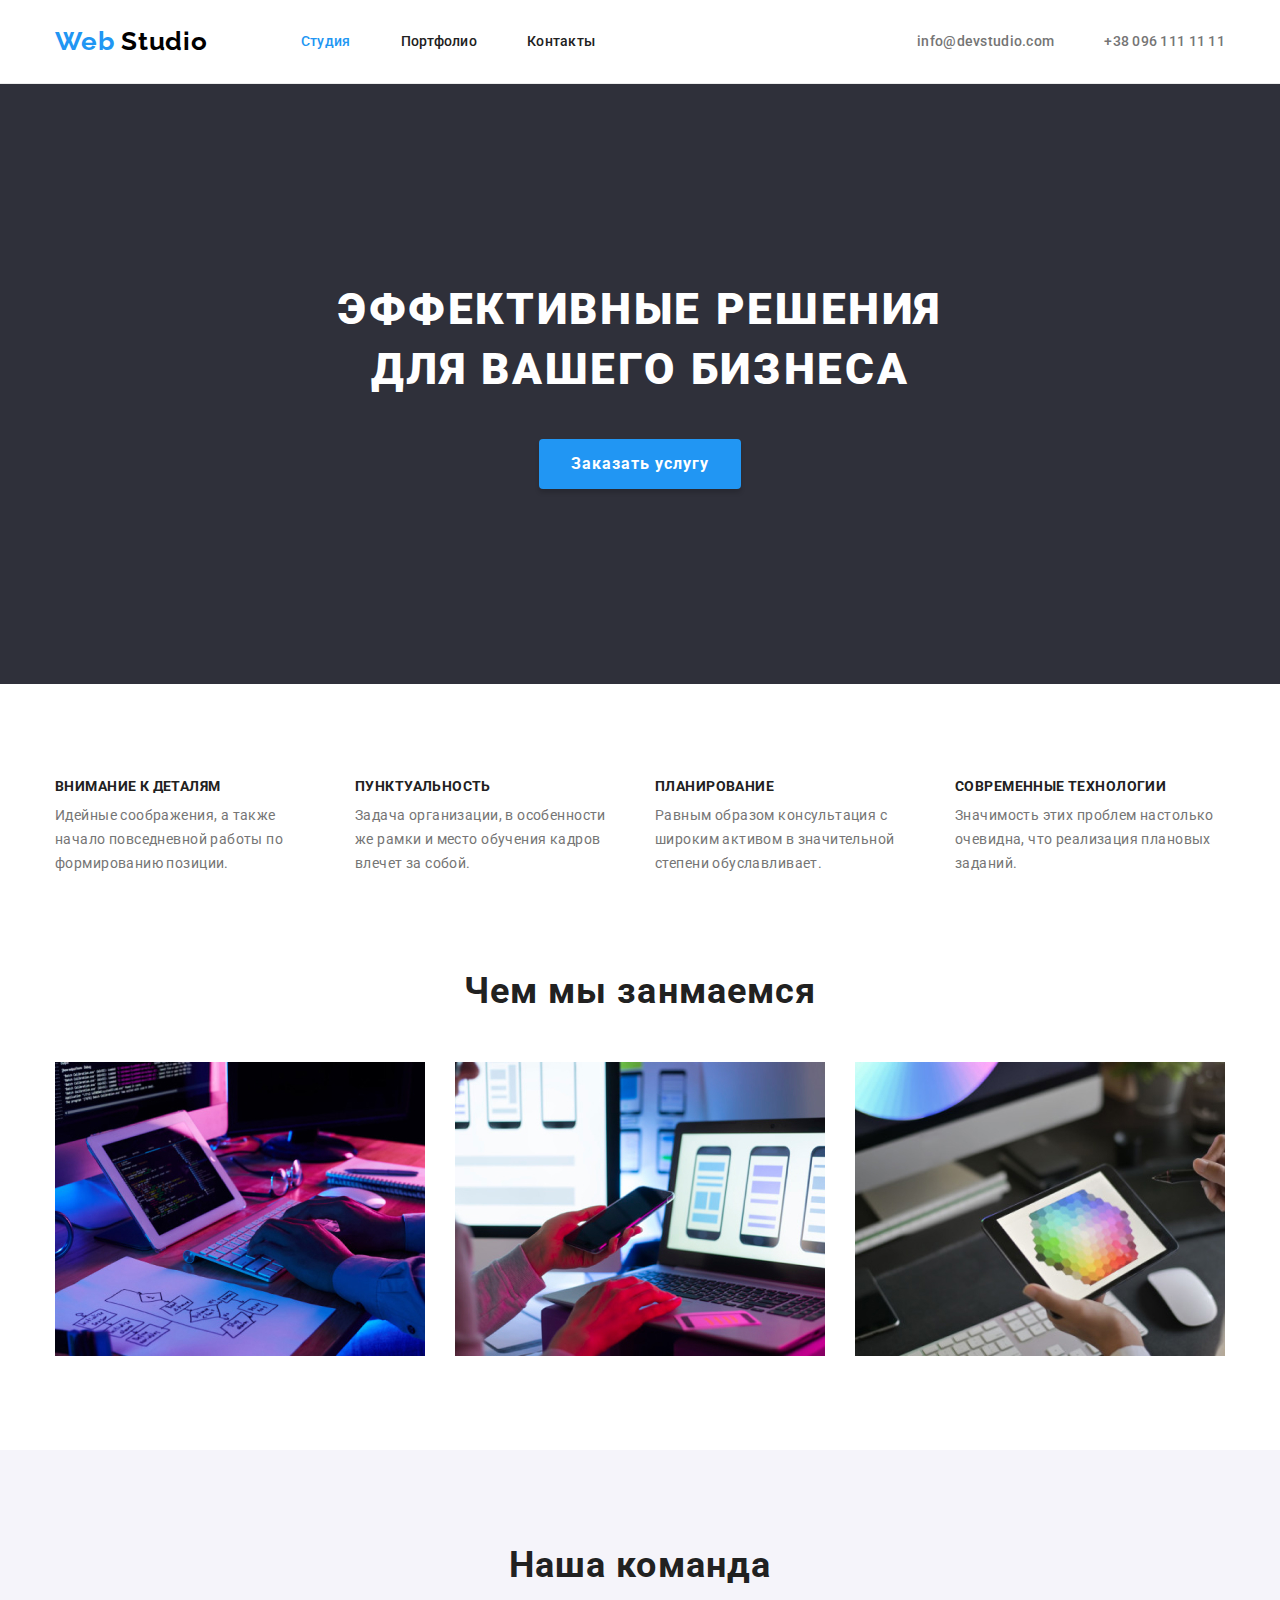
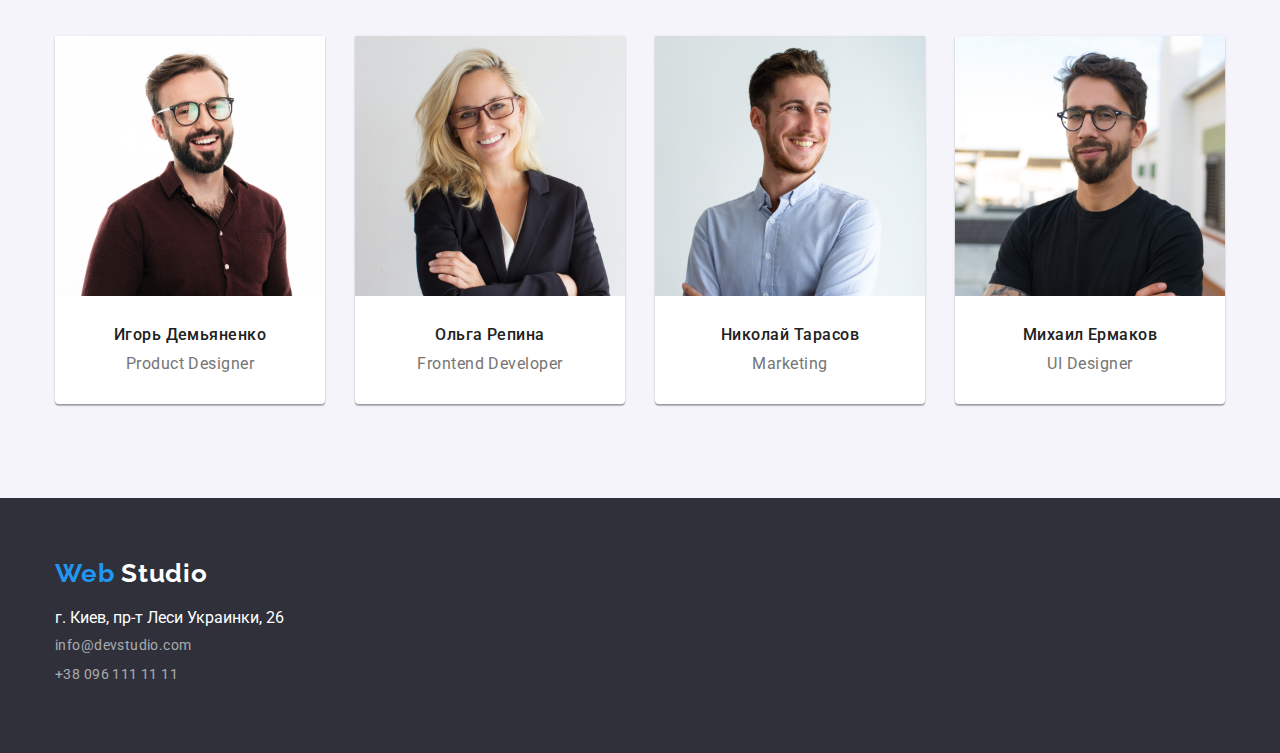
<file: index.html>
<!DOCTYPE html>
<html lang="ru">
<head>
    <meta charset="UTF-8">
    <meta name="viewport" content="width=device-width, initial-scale=1.0">
    <title>WebStudio</title>
    <link rel="preconnect" href="https://fonts.gstatic.com">
    <link href="https://fonts.googleapis.com/css2?family=Raleway:wght@700&family=Roboto:wght@400;500;700&display=swap" rel="stylesheet">
    <link rel="stylesheet" href="https://cdnjs.cloudflare.com/ajax/libs/modern-normalize/1.0.0/modern-normalize.min.css">
    <link rel="stylesheet" href="./css/common.css">
    <link rel="stylesheet" href="./css/main.css">
</head>
<body>
    <header class="header">
       <div class="container">
            <nav class="menu">
                <a class="logo link" href="./index.html" lang="en"">
                            <span>Web</span>
                            <span class=" logo-black">Studio</span>
                </a>
            
                <ul class="menu__list list">
                    <li class="menu__list-item">
                        <a href="" class="menu__list-link link current">Студия</a>
                    </li>
                    <li class="menu__list-item">
                        <a href="./portfolio.html" class="menu__list-link link">Портфолио</a>
                    </li>
                    <li class="menu__list-item">
                        <a class="menu__list-link link" href="">Контакты</a>
                    </li>
                </ul>
            </nav>
            
            <ul class="address list">
                <li class="address__item">
                    <a class="address__item-link link" href="mailto:info@devstudio.com">info@devstudio.com</a>
                </li>
                <li class="address__item">
                    <a class="address__item-link link" href="tel:380961111111">+38 096 111 11 11</a>
                </li>
            </ul>
       </div>
    </header>

    <main>
        <!-- Герой -->
        <section class="hero">
            <div class="hero-wrap">
                <h1 class="hero__title">Эффективные решения для вашего бизнеса</h1>
                <button class="hero-btn" type="button">Заказать услугу</button>
            </div>
        </section>

        <!-- Особенности -->
        <section class="section">
            <div class="container">
                <h2 class="visually-hidden">Особенности</h2>
                <ul class="features-list list">
                    <li class="features-list__item">
                        <h3 class="future-title">Внимание к деталям</h3>
                        <p class="future-desc">Идейные соображения, а также начало повседневной работы по формированию позиции.</p>
                    </li>
                    <li class="features-list__item">
                        <h3 class="future-title">Пунктуальность</h3>
                        <p class="future-desc">Задача организации, в особенности же рамки и место обучения кадров влечет за собой.</p>
                    </li>
                    <li class="features-list__item">
                        <h3 class="future-title">Планирование</h3>
                        <p class="future-desc">Равным образом консультация с широким активом в значительной степени обуславливает.</p>
                    </li>
                    <li class="features-list__item">
                        <h3 class="future-title">Современные технологии</h3>
                        <p class="future-desc">Значимость этих проблем настолько очевидна, что реализация плановых заданий.</p>
                    </li>
                </ul>
            </div>
        </section>

        <!-- Чем мы занимаеся -->
        <section class="section about">
            <div class="container">
                <h2 class="section-title">Чем мы занмаемся</h2>
                <ul class="about__list list">
                    <li class="about__list-item">
                        <img class="about-img" src="./images/programming.jpg" alt="Программирование сайтов" width="370" height="294">
                    </li>
                    <li class="about__list-item">
                        <img class="about-img" src="./images/mob_app.jpg" alt="Разработка мобильных приложений" width="370"
                            height="294">
                    </li>
                    <li class="about__list-item">
                        <img class="about-img" src="./images/design.jpg" alt="Дизайн" width="370" height="294">
                    </li>
                </ul>
            </div>
        </section>

        <!-- Наша команда -->
        <section class="team section">
            <div class="container">
                <h2 class="section-title">Наша команда</h2>
                <ul class="team__list list">
                    <li class="team__list-item">
                        <img class="team__listavatar" src="./images/pd.jpg" alt="Игорь Демьяненко" width="270" height="260">
                        <div class="team__list-item-wrap">
                            <h3 class="team__list-name">Игорь Демьяненко</h3>
                            <p class="team__list-position" lang="en">Product Designer</p>
                        </div>
                    </li>
                    <li class="team__list-item">
                        <img class="team__listavatar" src="./images/fd.jpg" alt="Ольга Репина" width="270" height="260">
                        <div class="team__list-item-wrap">
                            <h3 class="team__list-name">Ольга Репина</h3>
                            <p class="team__list-position" lang="en">Frontend Developer</p>
                        </div>
                    </li>
                    <li class="team__list-item">
                        <img class="team__listavatar" src="./images/mark.jpg" alt="Николай Тарасов" width="270" height="260">
                        <div class="team__list-item-wrap">
                            <h3 class="team__list-name">Николай Тарасов</h3>
                            <p class="team__list-position" lang="en">Marketing</p>
                        </div>
                    </li>
                    <li class="team__list-item">
                        <img class="team__listavatar" src="./images/uid.jpg" alt="Михаил Ермаков" width="270" height="260">
                        <div class="team__list-item-wrap">
                            <h3 class="team__list-name">Михаил Ермаков</h3>
                            <p class="team__list-position" lang="en">UI Designer</p>
                        </div>
                    </li>
                </ul>
            </div>
        </section>
    </main>

    <footer class="footer">
        <div class="container">
            <a class="logo link" href="" lang="en">
                <span>Web</span>
                <span class="logo-white">Studio</span>
            </a>
            <address class="address">
                <ul class="contact-list list">
                    <li class="contacts-list__item">
                        <p class="contact-list__map">г. Киев, пр-т Леси Украинки, 26</p>
                    </li>
                    <li class="contacts-list__item">
                        <a class="contact-list__link link" href="mailto:info@devstudio.com">info@devstudio.com</a>
                    </li>
                    <li class="contacts-list__item">
                        <a class="contact-list__link link" href="tel:380961111111">+38 096 111 11 11</a>
                    </li>
                </ul>
            </address>
        </div>
    </footer>

</body>
</html>
</file>
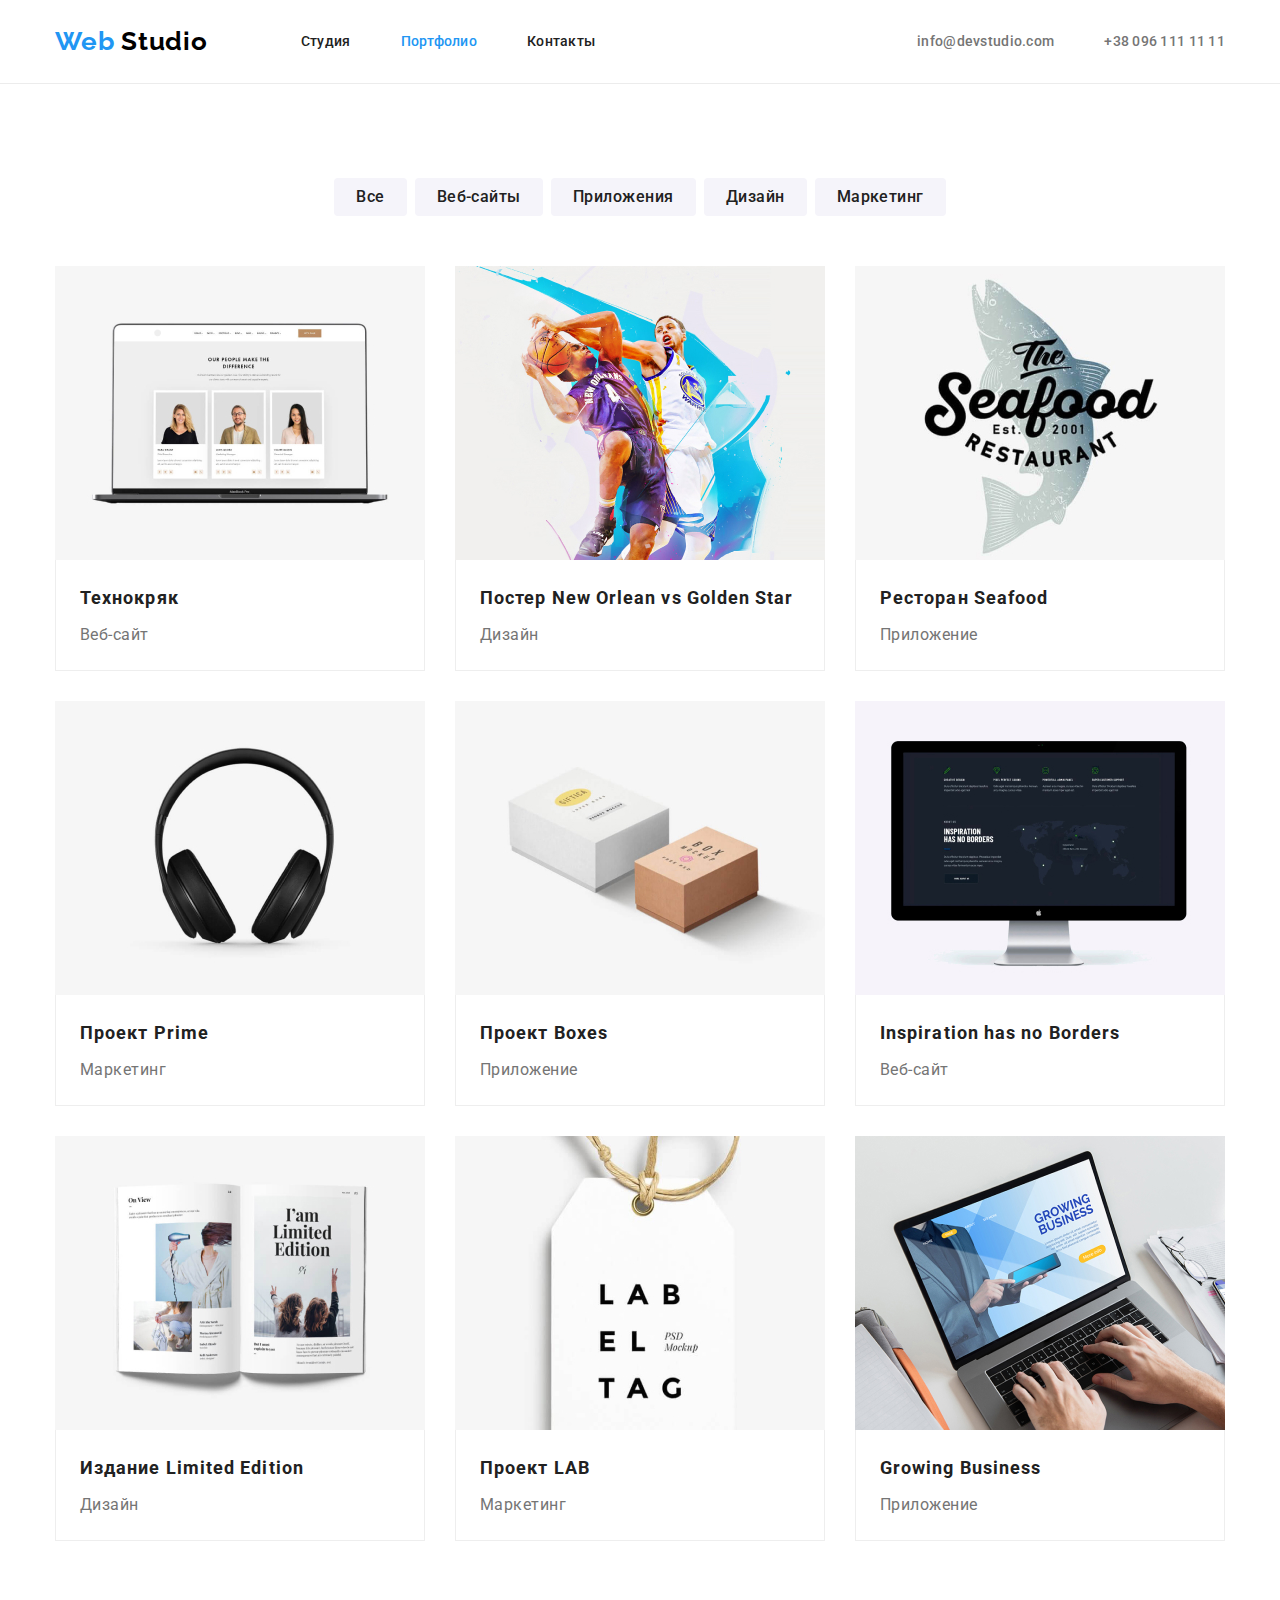
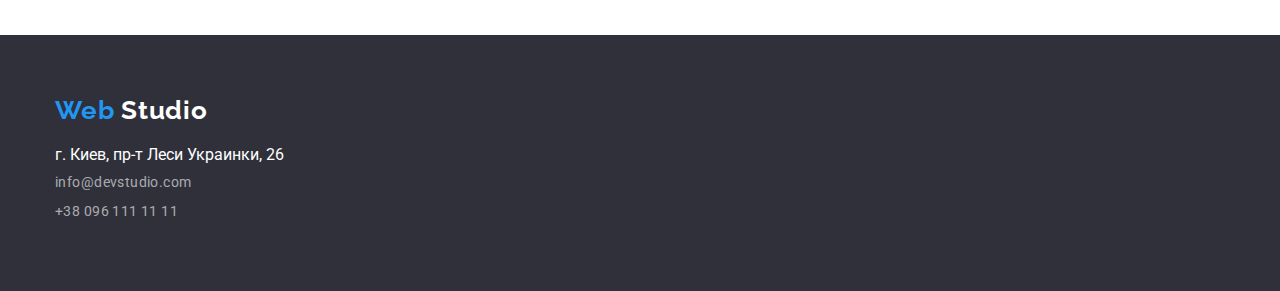
<file: portfolio.html>
<!DOCTYPE html>
<html lang="ru">
<head>
    <meta charset="UTF-8">
    <meta name="viewport" content="width=device-width, initial-scale=1.0">
    <title>WebStudio - Portfolio</title>
    <link rel="preconnect" href="https://fonts.gstatic.com">
    <link href="https://fonts.googleapis.com/css2?family=Raleway:wght@700&family=Roboto:wght@400;500;700&display=swap" rel="stylesheet">
    <link rel="stylesheet" href="https://cdnjs.cloudflare.com/ajax/libs/modern-normalize/1.0.0/modern-normalize.min.css">
    <link rel="stylesheet" href="./css/common.css">
    <link rel="stylesheet" href="./css/portfolio.css">
</head>
<body>
    <header class="header">
        <div class="container">
            <nav class="menu">
                <a class="logo link" href="./index.html" lang="en"">
                            <span>Web</span>
                            <span class=" logo-black">Studio</span>
                </a>
            
                <ul class="menu__list list">
                    <li class="menu__list-item">
                        <a class="menu__list-link link" href="./index.html">Студия</a>
                    </li>
                    <li class="menu__list-item">
                        <a class="menu__list-link link current" href="">Портфолио</a>
                    </li>
                    <li class="menu__list-item">
                        <a class="menu__list-link link" href="">Контакты</a>
                    </li>
                </ul>
            </nav>
            
            <ul class="address list">
                <li class="address__item">
                    <a class="address__item-link link" href="mailto:info@devstudio.com">info@devstudio.com</a>
                </li>
                <li class="address__item">
                    <a class="address__item-link link" href="tel:380961111111">+38 096 111 11 11</a>
                </li>
            </ul>
        </div>
    </header>

    <main class="section">
        <div class="container">
            <ul class="filter__list list">
                <li class="filter__list-item">
                    <button class="filtr-btn" type="button">Все</button>
                </li>
                <li class="filter__list-item">
                    <button class="filtr-btn" type="button">Веб-сайты</button>
                </li>
                <li class="filter__list-item">
                    <button class="filtr-btn" type="button">Приложения</button>
                </li>
                <li class="filter__list-item">
                    <button class="filtr-btn" type="button">Дизайн</button>
                </li>
                <li class="filter__list-item">
                    <button class="filtr-btn" type="button">Маркетинг</button>
                </li>
            </ul>
            
            <section class="projects">
                <ul class="projects__list list">
                    <li class="projects__list-item">
                        <img src="./images/projects/project_1.jpg" alt="Технокряк" class="projects-img" width="370" height="294">
                        <div class="project-dscr">
                            <h2 class="project-title">Технокряк</h2>
                            <p class="project-kind">Веб-сайт</p>
                        </div>
                    </li>
                    <li class="projects__list-item">
                        <img src="./images/projects/project_2.jpg" alt="Постер New Orlean vs Golden Star" class="projects-img"
                            width="370" height="294">
                        <div class="project-dscr">
                            <h2 class="project-title">Постер New Orlean vs Golden Star</h2>
                            <p class="project-kind">Дизайн</p>
                        </div>
                    </li>
                    <li class="projects__list-item">
                        <img src="./images/projects/project_3.jpg" alt="Ресторан Seafood" class="projects-img" width="370"
                            height="294">
                        <div class="project-dscr">
                            <h2 class="project-title">Ресторан Seafood</h2>
                            <p class="project-kind">Приложение</p>
                        </div>
                    </li>
                    <li class="projects__list-item">
                        <img src="./images/projects/project_4.jpg" alt="Проект Prime" class="projects-img" width="370" height="294">
                        <div class="project-dscr">
                            <h2 class="project-title">Проект Prime</h2>
                            <p class="project-kind">Маркетинг</p>
                        </div>
                    </li>
                    <li class="projects__list-item">
                        <img src="./images/projects/project_5.jpg" alt="Проект Boxes" class="projects-img" width="370" height="294">
                        <div class="project-dscr">
                            <h2 class="project-title">Проект Boxes</h2>
                            <p class="project-kind">Приложение</p>
                        </div>
                    </li>
                    <li class="projects__list-item">
                        <img src="./images/projects/project_6.jpg" alt="Inspiration has no Borders" class="projects-img" width="370"
                            height="294">
                        <div class="project-dscr">
                            <h2 class="project-title">Inspiration has no Borders</h2>
                            <p class="project-kind">Веб-сайт</p>  
                        </div>
                    </li>
                    <li class="projects__list-item">
                        <img src="./images/projects/project_7.jpg" alt="Издание Limited Edition" class="projects-img" width="370"
                            height="294">
                        <div class="project-dscr">
                            <h2 class="project-title">Издание Limited Edition</h2>
                            <p class="project-kind">Дизайн</p>
                        </div>
                    </li>
                    <li class="projects__list-item">
                        <img src="./images/projects/project_8.jpg" alt="Проект LAB" class="projects-img" width="370" height="294">
                        <div class="project-dscr">
                            <h2 class="project-title">Проект LAB</h2>
                            <p class="project-kind">Маркетинг</p> 
                        </div>
                    </li>
                    <li class="projects__list-item">
                        <img src="./images/projects/project_9.jpg" alt="Growing Business" class="projects-img" width="370"
                            height="294">
                        <div class="project-dscr">
                            <h2 class="project-title">Growing Business</h2>
                            <p class="project-kind">Приложение</p>
                        </div>
                    </li>
                </ul>
            </section>
        </div>
    </main>

    <footer class="footer">
        <div class="container">
            <a class="logo link" href="./index.html" lang="en">
                <span>Web</span>
                <span class="logo-white">Studio</span>
            </a>
            <address class="address">
                <ul class="contact-list list">
                    <li class="contacts-list__item">
                        <p class="contact-list__map">г. Киев, пр-т Леси Украинки, 26</p>
                    </li>
                    <li class="contacts-list__item">
                        <a class="contact-list__link link" href="mailto:info@devstudio.com">info@devstudio.com</a>
                    </li>
                    <li class="contacts-list__item">
                        <a class="contact-list__link link" href="tel:380961111111">+38 096 111 11 11</a>
                    </li>
                </ul>
            </address>
        </div>
    </footer>
</body>
</html>
</file>
<file: css/common.css>
:root {
  /* Шрифты */
  --main-font: 'Roboto', sans-serif;
  --secondary-font: 'Raleway', sans-serif;

  /* Цвета шрифтов */
  --primary-text-color: #757575;
  --title-text-color: #212121;
  --accent-color: #2196f3;
  --primary-white-color: #ffffff;

  /* Цвета заливки */
  --primary-bacground: #ffffff;
  --secondary-background: #f5f4fa;
  --footer-bacground: #2f303a;
  --accent-background: #2196f3;

  /* Цвета линий обводки */
  --header-border: #ececec;
  --projects-border: #eeeeee;
}

body {
  font-family: var(--main-font);
  background-color: var(--primary-white-color);
  color: var(--primary-text-color);
}

header {
  background-color: var(--primary-bacground);
}

footer {
  background-color: var(--footer-bacground);
}

/* =============== COMPONENTS =============== */

.address {
  font-style: normal;
}

.logo {
  font-family: var(--secondary-font);
  font-weight: 700;
  font-size: 26px;
  line-height: 1.192;
  letter-spacing: 0.03em;
  color: var(--accent-color);
}

.logo-accent {
  color: var(--accent-color);
}

.list {
  padding: 0;
  margin: 0;
  list-style: none;
}

.link {
  text-decoration: none;
}

h1,
h2,
h3,
h4,
h5,
h6 {
  margin: 0;
}

ol,
ul {
  margin: 0;
}

p {
  margin: 0;
}

img {
  display: block;
}

.section {
  padding-top: 94px;
  padding-bottom: 94px;
}

.container {
  margin-left: auto;
  margin-right: auto;
  width: 1200px;
  padding-left: 15px;
  padding-right: 15px;
}

/* =============== HEADER =============== */

.header {
  border-bottom: 1px solid var(--header-border);
}

.header .container {
  display: flex;
  align-items: center;
}

.menu {
  display: flex;
  align-items: center;
}

.header .logo {
  margin-right: 93px;
}

.logo-black {
  color: #000000;
}

.menu__list {
  display: flex;
  align-items: center;
}

.menu__list-item:not(:last-child) {
  margin-right: 50px;
}

.address {
  display: flex;
  align-items: center;
  margin-left: auto;
}

.address__item:not(:last-child) {
  margin-right: 50px;
}

/* Site nav */

.menu__list-link,
.address__item-link {
  display: block;
  padding-top: 32px;
  padding-bottom: 32px;

  font-weight: 500;
  font-size: 14px;
  line-height: 1.333;
  letter-spacing: 0.02em;
}

.menu__list-link {
  color: var(--title-text-color);
}

.menu__list-link:hover,
.menu__list-link:focus,
.address__item-link:hover,
.address__item-link:focus {
  color: var(--accent-color);
}

.menu__list-link.current {
  color: var(--accent-color);
}

.address__item-link {
  color: var(--primary-text-color);
}

/* =============== FOOTER =============== */

.footer {
  padding-top: 60px;
  padding-bottom: 60px;
  background-color: var(--footer-bacground);
}

.footer .logo {
  display: inline-block;
  margin-bottom: 20px;
}

.logo-white,
.contact-list__map {
  color: var(--primary-white-color);
}

.contacts-list__item {
  margin-bottom: 9px;
}

.contact-list__link {
  font-weight: 400;
  font-size: 14px;
  line-height: 1.412;
  letter-spacing: 0.03em;
  color: rgba(255, 255, 255, 0.6);
}
</file>
<file: css/main.css>
/* =============== COMPONENTS =============== */

.section-title {
  margin-bottom: 50px;
  font-weight: 700;
  font-size: 36px;
  line-height: 1.167;
  text-align: center;
  letter-spacing: 0.03em;
  color: var(--title-text-color);
}

/* =============== HERO =============== */

.hero {
  display: flex;
  align-items: center;
  justify-content: center;
  height: 600px;
  background-color: #2f303a;
}

.hero-wrap {
  text-align: center;
}

.hero__title {
  max-width: 696px;
  margin: 0 auto 40px;
  /* margin-bottom: 40px; */
  font-weight: 900;
  font-size: 44px;
  line-height: 1.364;
  letter-spacing: 0.06em;
  text-transform: uppercase;
  color: var(--primary-white-color);
}

.hero-btn {
  padding: 10px 32px;

  font-weight: 700;
  font-size: 16px;
  line-height: 1.875;
  text-align: center;
  letter-spacing: 0.06em;
  color: var(--primary-white-color);
  border: none;
  background-color: var(--accent-background);
  border-radius: 4px;
  box-shadow: 0px 4px 4px rgba(0, 0, 0, 0.15);
  cursor: pointer;
}

/* =============== FEATURES =============== */

.visually-hidden {
  position: absolute;
  width: 1px;
  height: 1px;
  margin: -1px;
  border: 0;
  padding: 0;

  white-space: nowrap;
  clip-path: inset(100%);
  clip: rect(0 0 0 0);
  overflow: hidden;
}

.features-list {
  display: flex;
}

.features-list__item {
  width: calc((100% - 90px) / 4);
}

.features-list__item:not(:last-child) {
  margin-right: 30px;
}

.future-title {
  margin-bottom: 10px;
  font-weight: 700;
  font-size: 14px;
  line-height: 1.143;
  letter-spacing: 0.03em;
  text-transform: uppercase;
  color: var(--title-text-color);
}

.future-desc {
  font-weight: 400;
  font-size: 14px;
  line-height: 1.714;
  letter-spacing: 0.03em;
  color: var(--primary-text-color);
}

/* =============== ABOUT US =============== */

.section.about {
  padding-top: 0;
}

.about__list {
  display: flex;
}

.about__list-item:not(:last-child) {
  margin-right: 30px;
}

/* =============== TEAM =============== */

.team {
  background-color: var(--secondary-background);
}

.team__list {
  display: flex;
}

.team__list-item {
  width: calc((100% - 90px) / 4);
  background-color: var(--primary-bacground);
  box-shadow: 0px 1px 3px rgba(0, 0, 0, 0.12), 0px 1px 1px rgba(0, 0, 0, 0.14),
    0px 2px 1px rgba(0, 0, 0, 0.2);
  border-radius: 0px 0px 4px 4px;
}

.team__list-item:not(:last-child) {
  margin-right: 30px;
}

.team__list-item-wrap {
  display: flex;
  flex-direction: column;
  padding-top: 30px;
  padding-bottom: 30px;
}

.team__list-name {
  margin-bottom: 10px;
  font-weight: 500;
  font-size: 16px;
  line-height: 1.186;
  text-align: center;
  letter-spacing: 0.03em;
  color: var(--title-text-color);
}

.team__list-position {
  font-weight: 400;
  font-size: 16px;
  line-height: 1.186;
  text-align: center;
  letter-spacing: 0.03em;
  color: var(--primary-text-color);
}
</file>
<file: css/portfolio.css>
main > .container {
  display: flex;
  flex-direction: column;
  align-items: center;
}

/* =============== FILTR =============== */

.filter__list {
  display: flex;

  margin-bottom: 50px;
}

.filter__list-item:not(:last-child) {
  margin-right: 8px;
}

.filtr-btn {
  padding: 6px 22px;
  font-family: 'Roboto', sans-serif;
  font-weight: 500;
  font-size: 16px;
  line-height: 1.625;
  text-align: center;
  letter-spacing: 0.03em;
  color: var(--title-text-color);
  background-color: #f5f4fa;
  border: 0px;
  border-radius: 4px;
  cursor: pointer;
}

.filtr-btn:hover,
.filtr-btn:focus {
  color: var(--primary-white-color);
  background-color: var(--accent-background);
  box-shadow: 0px 3px 1px rgba(0, 0, 0, 0.1), 0px 1px 2px rgba(0, 0, 0, 0.08),
    0px 2px 2px rgba(0, 0, 0, 0.12);
  border-radius: 4px;
}

/* =============== PROJECTS =============== */

.projects__list {
  display: flex;
  flex-wrap: wrap;
  margin: -15px;
}

.projects__list-item {
  width: 370px;
  margin: 15px;
}

/* .projects__list-item {
  width: calc((100% - 60px) / 3);
  height: 404px;
  margin-right: 30px;
  margin-bottom: 30px;
}

.projects__list-item:nth-child(3n) {
  margin-right: 0;
}

.projects__list-item:nth-last-child(-n + 3) {
  margin-bottom: 0;
} */

.project-dscr {
  padding: 20px 24px;
  border-width: 0 1px 1px 1px;
  border-style: solid;
  border-color: var(--projects-border);
}

.project-title {
  margin-bottom: 4px;
  font-weight: 700;
  font-size: 18px;
  line-height: 2;
  letter-spacing: 0.06em;
  color: var(--title-text-color);
}

.project-kind {
  font-weight: 400;
  font-size: 16px;
  line-height: 1.875;
  letter-spacing: 0.03em;
  color: var(--primary-text-color);
}
</file>
